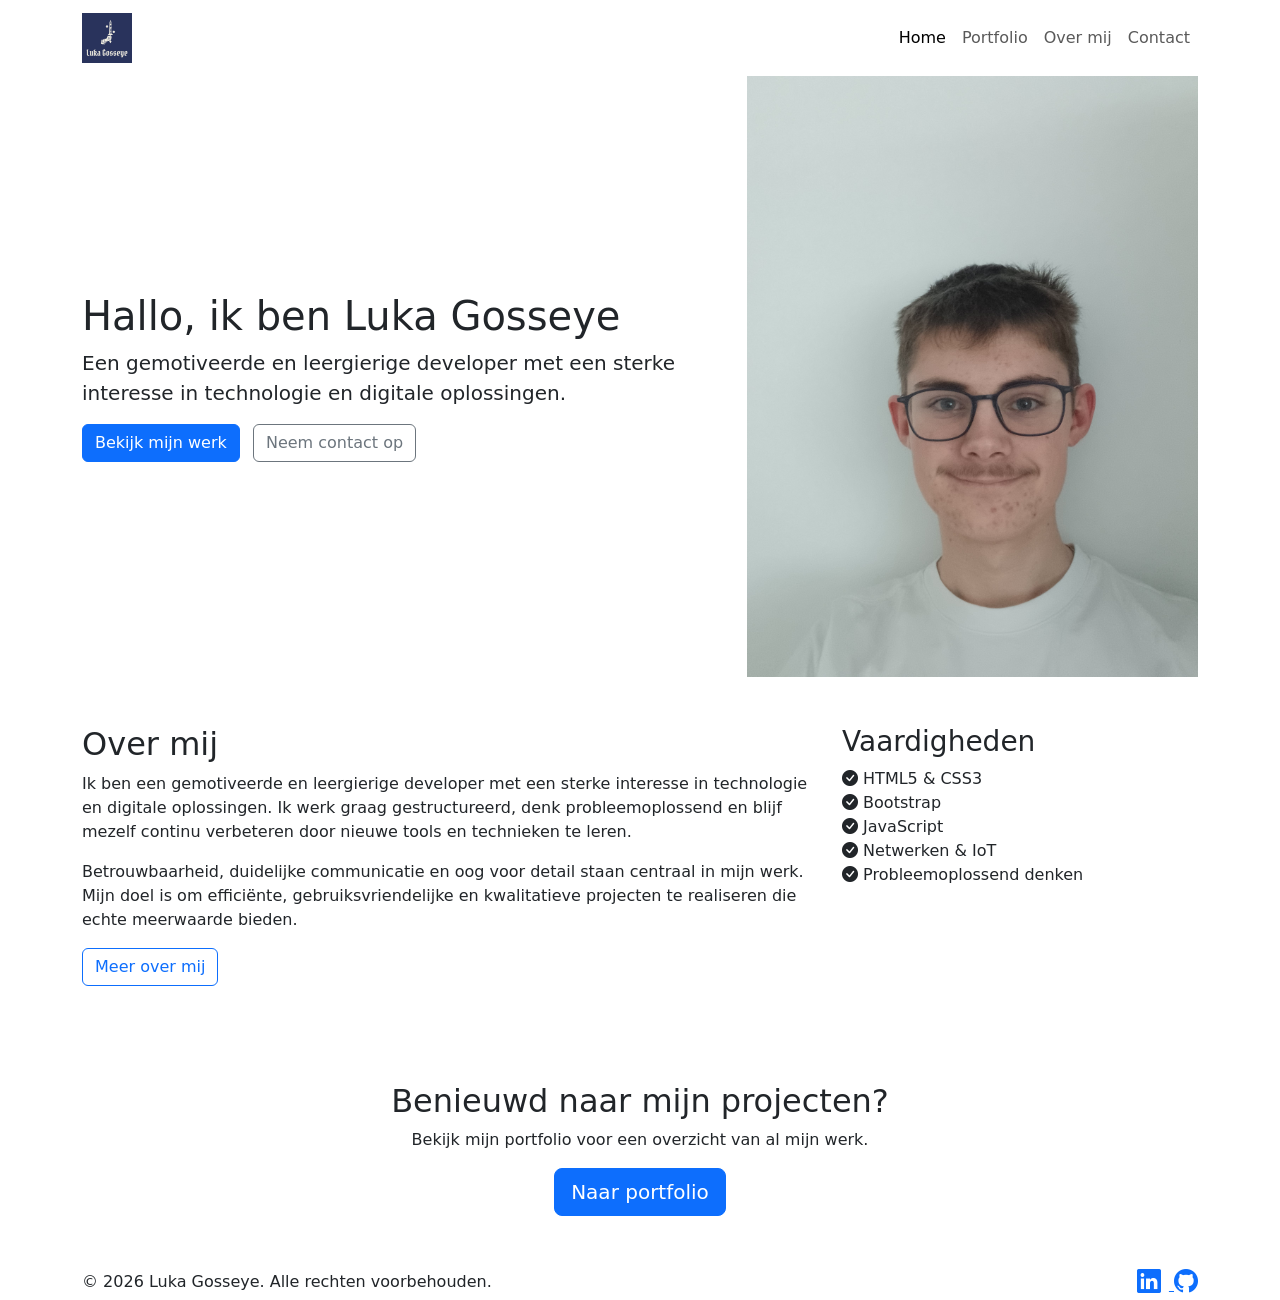
<file: index.html>
<!DOCTYPE html>
<html lang="nl-BE">
<head>
  <meta charset="UTF-8" />
  <meta name="viewport" content="width=device-width, initial-scale=1.0" />
  <title>Portfolio – Home</title>

  <!-- Bootstrap 5.3.3 -->
  <link
    rel="stylesheet"
    href="https://cdn.jsdelivr.net/npm/bootstrap@5.3.3/dist/css/bootstrap.min.css"
  />
  <!-- Bootstrap Icons -->
  <link
    rel="stylesheet"
    href="https://cdn.jsdelivr.net/npm/bootstrap-icons@1.11.3/font/bootstrap-icons.min.css"
  />
  <!-- Eigen stijlen -->
  <link rel="stylesheet" href="css/reset.css" />
  <link rel="stylesheet" href="css/style.css" />
</head>
<body>

  <!-- ===== HEADER ===== -->
  <header>
    <nav class="navbar navbar-expand-lg">
      <div class="container">
        <a class="navbar-brand" href="index.html">
          <img src="assets/images/logo.png" alt="Logo" height="50" />
        </a>
        <button
          class="navbar-toggler"
          type="button"
          data-bs-toggle="collapse"
          data-bs-target="#navMenu"
          aria-controls="navMenu"
          aria-expanded="false"
          aria-label="Navigatiemenu openen"
        >
          <span class="navbar-toggler-icon"></span>
        </button>
        <div class="collapse navbar-collapse" id="navMenu">
          <ul class="navbar-nav ms-auto">
            <li class="nav-item">
              <a class="nav-link active" aria-current="page" href="index.html">Home</a>
            </li>
            <li class="nav-item">
              <a class="nav-link" href="portfolio.html">Portfolio</a>
            </li>
            <li class="nav-item">
              <a class="nav-link" href="naam.html">Over mij</a>
            </li>
            <li class="nav-item">
              <a class="nav-link" href="contact.html">Contact</a>
            </li>
          </ul>
        </div>
      </div>
    </nav>
  </header>

  <!-- ===== MAIN ===== -->
  <main>

    <!-- Hero sectie -->
    <section class="hero">
      <div class="container">
        <div class="row align-items-center">
          <div class="col-12 col-md-7">
            <h1>Hallo, ik ben <span class="naam-accent">Luka Gosseye</span></h1>
            <p class="lead">
              Een gemotiveerde en leergierige developer met een sterke interesse in
              technologie en digitale oplossingen.
            </p>
            <a href="portfolio.html" class="btn btn-primary me-2">Bekijk mijn werk</a>
            <a href="contact.html" class="btn btn-outline-secondary">Neem contact op</a>
          </div>
          <div class="col-12 col-md-5 text-center mt-4 mt-md-0">
            <img
              src="assets/images/fotozelf.jpg"
              alt="Foto van [Naam]"
              class="img-fluid foto-zelf"
            />
          </div>
        </div>
      </div>
    </section>

    <!-- Over mij – korte intro -->
    <section class="over-mij py-5">
      <div class="container">
        <div class="row">
          <div class="col-12 col-lg-8">
            <h2>Over mij</h2>
            <p>
              Ik ben een gemotiveerde en leergierige developer met een sterke
              interesse in technologie en digitale oplossingen. Ik werk graag
              gestructureerd, denk probleemoplossend en blijf mezelf continu
              verbeteren door nieuwe tools en technieken te leren.
            </p>
            <p>
              Betrouwbaarheid, duidelijke communicatie en oog voor detail staan
              centraal in mijn werk. Mijn doel is om efficiënte,
              gebruiksvriendelijke en kwalitatieve projecten te realiseren die
              echte meerwaarde bieden.
            </p>
            <a href="naam.html" class="btn btn-outline-primary">Meer over mij</a>
          </div>
          <aside class="col-12 col-lg-4 mt-4 mt-lg-0">
            <h3>Vaardigheden</h3>
            <ul class="list-unstyled">
              <li><i class="bi bi-check-circle-fill"></i> HTML5 &amp; CSS3</li>
              <li><i class="bi bi-check-circle-fill"></i> Bootstrap</li>
              <li><i class="bi bi-check-circle-fill"></i> JavaScript</li>
              <li><i class="bi bi-check-circle-fill"></i> Netwerken &amp; IoT</li>
              <li><i class="bi bi-check-circle-fill"></i> Probleemoplossend denken</li>
            </ul>
          </aside>
        </div>
      </div>
    </section>

    <!-- CTA naar portfolio -->
    <section class="cta py-5 text-center">
      <div class="container">
        <h2>Benieuwd naar mijn projecten?</h2>
        <p>Bekijk mijn portfolio voor een overzicht van al mijn werk.</p>
        <a href="portfolio.html" class="btn btn-primary btn-lg">Naar portfolio</a>
      </div>
    </section>

  </main>

  <!-- ===== FOOTER ===== -->
  <footer>
    <div class="container">
      <div class="row align-items-center">
        <div class="col-12 col-md-6">
          <p class="mb-0">&copy; 2026 Luka Gosseye. Alle rechten voorbehouden.</p>
        </div>
        <div class="col-12 col-md-6 text-md-end mt-2 mt-md-0">
          <a href="https://www.linkedin.com/in/luka-gosseye-955b1233b/" target="_blank" aria-label="LinkedIn">
            <i class="bi bi-linkedin fs-4 me-2"></i>
          </a>
          <a href="https://github.com/LukaG712" target="_blank" aria-label="GitHub">
            <i class="bi bi-github fs-4"></i>
          </a>
        </div>
      </div>
    </div>
  </footer>

  <!-- Bootstrap JS -->
  <script src="https://cdn.jsdelivr.net/npm/bootstrap@5.3.3/dist/js/bootstrap.bundle.min.js"></script>
</body>
</html>
</file>
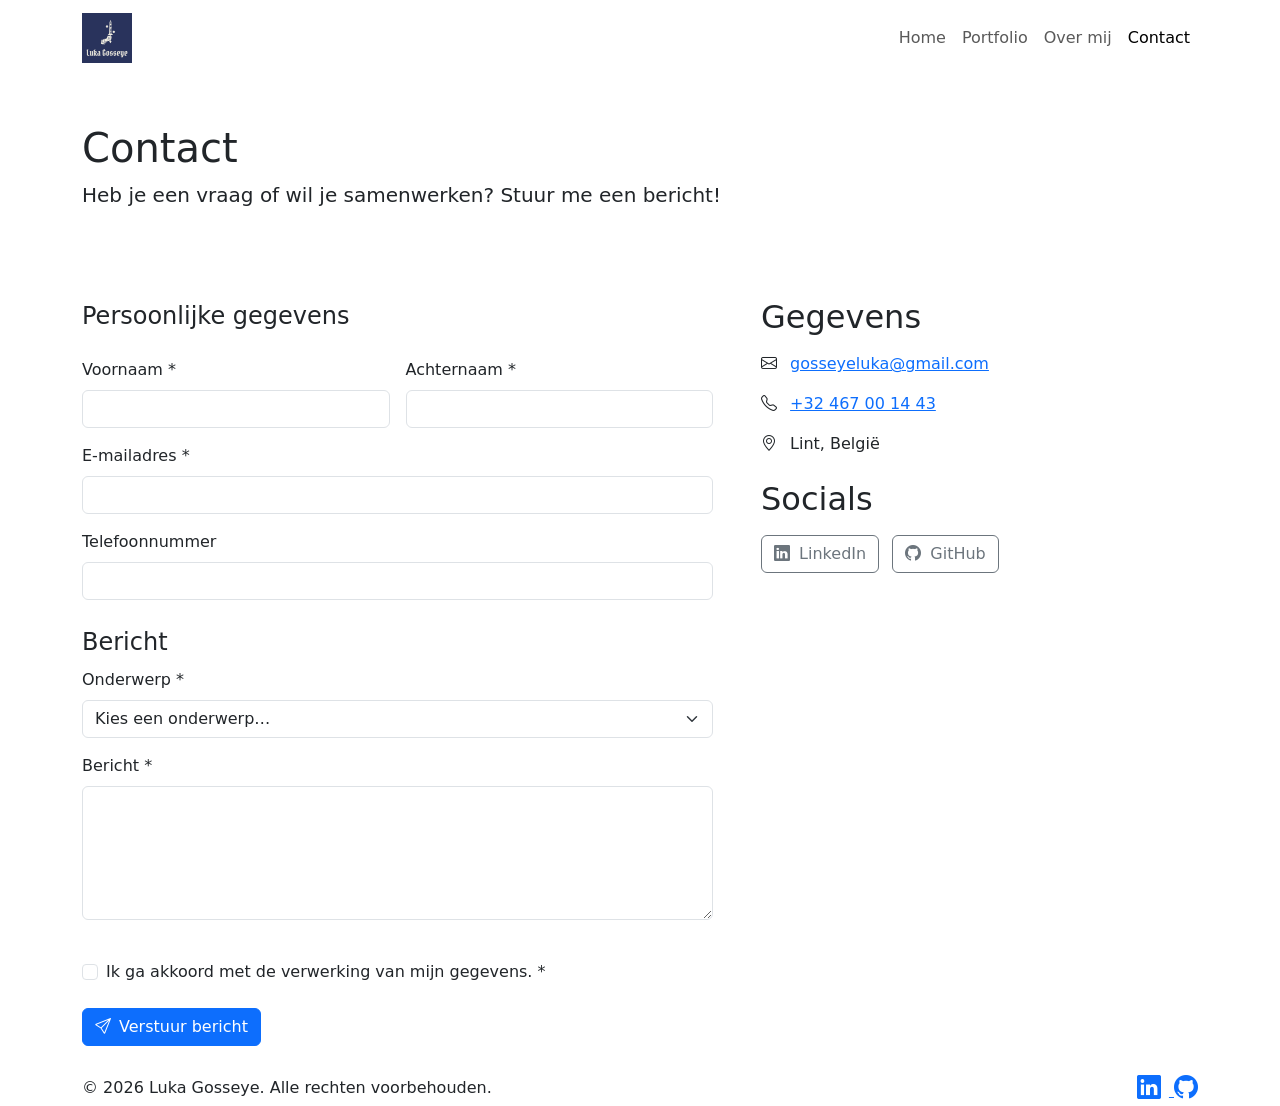
<file: contact.html>
<!DOCTYPE html>
<html lang="nl-BE">
<head>
  <meta charset="UTF-8" />
  <meta name="viewport" content="width=device-width, initial-scale=1.0" />
  <title>Portfolio – Contact</title>

  <link
    rel="stylesheet"
    href="https://cdn.jsdelivr.net/npm/bootstrap@5.3.3/dist/css/bootstrap.min.css"
  />
  <link
    rel="stylesheet"
    href="https://cdn.jsdelivr.net/npm/bootstrap-icons@1.11.3/font/bootstrap-icons.min.css"
  />
  <link rel="stylesheet" href="css/reset.css" />
  <link rel="stylesheet" href="css/style.css" />
</head>
<body>

  <!-- ===== HEADER ===== -->
  <header>
    <nav class="navbar navbar-expand-lg">
      <div class="container">
        <a class="navbar-brand" href="index.html">
          <img src="assets/images/logo.png" alt="Logo" height="50" />
        </a>
        <button
          class="navbar-toggler"
          type="button"
          data-bs-toggle="collapse"
          data-bs-target="#navMenu"
          aria-controls="navMenu"
          aria-expanded="false"
          aria-label="Navigatiemenu openen"
        >
          <span class="navbar-toggler-icon"></span>
        </button>
        <div class="collapse navbar-collapse" id="navMenu">
          <ul class="navbar-nav ms-auto">
            <li class="nav-item">
              <a class="nav-link" href="index.html">Home</a>
            </li>
            <li class="nav-item">
              <a class="nav-link" href="portfolio.html">Portfolio</a>
            </li>
            <li class="nav-item">
              <a class="nav-link" href="naam.html">Over mij</a>
            </li>
            <li class="nav-item">
              <a class="nav-link active" aria-current="page" href="contact.html">Contact</a>
            </li>
          </ul>
        </div>
      </div>
    </nav>
  </header>

  <!-- ===== MAIN ===== -->
  <main>

    <section class="pagina-intro py-5">
      <div class="container">
        <h1>Contact</h1>
        <p class="lead">Heb je een vraag of wil je samenwerken? Stuur me een bericht!</p>
      </div>
    </section>

    <section class="contact-sectie py-4">
      <div class="container">
        <div class="row g-5">

          <!-- Contactformulier -->
          <div class="col-12 col-lg-7">
            <form action="#" method="post" novalidate>

              <!-- Persoonlijke gegevens -->
              <fieldset class="mb-4">
                <legend>Persoonlijke gegevens</legend>

                <div class="row g-3">
                  <div class="col-12 col-sm-6">
                    <label for="voornaam" class="form-label">Voornaam <span aria-hidden="true">*</span></label>
                    <input
                      type="text"
                      class="form-control"
                      id="voornaam"
                      name="voornaam"
                      required
                      autocomplete="given-name"
                    />
                  </div>
                  <div class="col-12 col-sm-6">
                    <label for="achternaam" class="form-label">Achternaam <span aria-hidden="true">*</span></label>
                    <input
                      type="text"
                      class="form-control"
                      id="achternaam"
                      name="achternaam"
                      required
                      autocomplete="family-name"
                    />
                  </div>
                  <div class="col-12">
                    <label for="email" class="form-label">E-mailadres <span aria-hidden="true">*</span></label>
                    <input
                      type="email"
                      class="form-control"
                      id="email"
                      name="email"
                      required
                      autocomplete="email"
                    />
                  </div>
                  <div class="col-12">
                    <label for="telefoon" class="form-label">Telefoonnummer</label>
                    <input
                      type="tel"
                      class="form-control"
                      id="telefoon"
                      name="telefoon"
                      autocomplete="tel"
                    />
                  </div>
                </div>
              </fieldset>

              <!-- Bericht -->
              <fieldset class="mb-4">
                <legend>Bericht</legend>

                <div class="mb-3">
                  <label for="onderwerp" class="form-label">Onderwerp <span aria-hidden="true">*</span></label>
                  <select class="form-select" id="onderwerp" name="onderwerp" required>
                    <option value="" disabled selected>Kies een onderwerp…</option>
                    <option value="samenwerking">Samenwerking</option>
                    <option value="stage">Stageaanbod</option>
                    <option value="vraag">Algemene vraag</option>
                    <option value="anders">Anders</option>
                  </select>
                </div>

                <div class="mb-3">
                  <label for="bericht" class="form-label">Bericht <span aria-hidden="true">*</span></label>
                  <textarea
                    class="form-control"
                    id="bericht"
                    name="bericht"
                    rows="5"
                    required
                  ></textarea>
                </div>
              </fieldset>

              <!-- Akkoord -->
              <div class="mb-4">
                <div class="form-check">
                  <input
                    class="form-check-input"
                    type="checkbox"
                    id="akkoord"
                    name="akkoord"
                    required
                  />
                  <label class="form-check-label" for="akkoord">
                    Ik ga akkoord met de verwerking van mijn gegevens. <span aria-hidden="true">*</span>
                  </label>
                </div>
              </div>

              <button type="submit" class="btn btn-primary">
                <i class="bi bi-send me-2"></i>Verstuur bericht
              </button>

            </form>
          </div>

          <!-- Contactgegevens (aside) -->
          <aside class="col-12 col-lg-5">
            <h2>Gegevens</h2>
            <ul class="list-unstyled contact-info mt-3">
              <li class="mb-3">
                <i class="bi bi-envelope me-2"></i>
                <a href="mailto:gosseyeluka@gmail.com">gosseyeluka@gmail.com</a>
              </li>
              <li class="mb-3">
                <i class="bi bi-telephone me-2"></i>
                <a href="tel:+32467001443">+32 467 00 14 43</a>
              </li>
              <li class="mb-3">
                <i class="bi bi-geo-alt me-2"></i>
                Lint, België
              </li>
            </ul>

            <h2 class="mt-4">Socials</h2>
            <div class="socials mt-3">
              <a
                href="https://www.linkedin.com/in/luka-gosseye-955b1233b/"
                target="_blank"
                class="btn btn-outline-secondary me-2 mb-2"
                aria-label="LinkedIn"
              >
                <i class="bi bi-linkedin me-1"></i> LinkedIn
              </a>
              <a
                href="https://github.com/LukaG712"
                target="_blank"
                class="btn btn-outline-secondary mb-2"
                aria-label="GitHub"
              >
                <i class="bi bi-github me-1"></i> GitHub
              </a>
            </div>
          </aside>

        </div>
      </div>
    </section>

  </main>

  <!-- ===== FOOTER ===== -->
  <footer>
    <div class="container">
      <div class="row align-items-center">
        <div class="col-12 col-md-6">
          <p class="mb-0">&copy; 2026 Luka Gosseye. Alle rechten voorbehouden.</p>
        </div>
        <div class="col-12 col-md-6 text-md-end mt-2 mt-md-0">
          <a href="https://www.linkedin.com/in/luka-gosseye-955b1233b/" target="_blank" aria-label="LinkedIn">
            <i class="bi bi-linkedin fs-4 me-2"></i>
          </a>
          <a href="https://github.com/LukaG712" target="_blank" aria-label="GitHub">
            <i class="bi bi-github fs-4"></i>
          </a>
        </div>
      </div>
    </div>
  </footer>

  <script src="https://cdn.jsdelivr.net/npm/bootstrap@5.3.3/dist/js/bootstrap.bundle.min.js"></script>
</body>
</html>
</file>
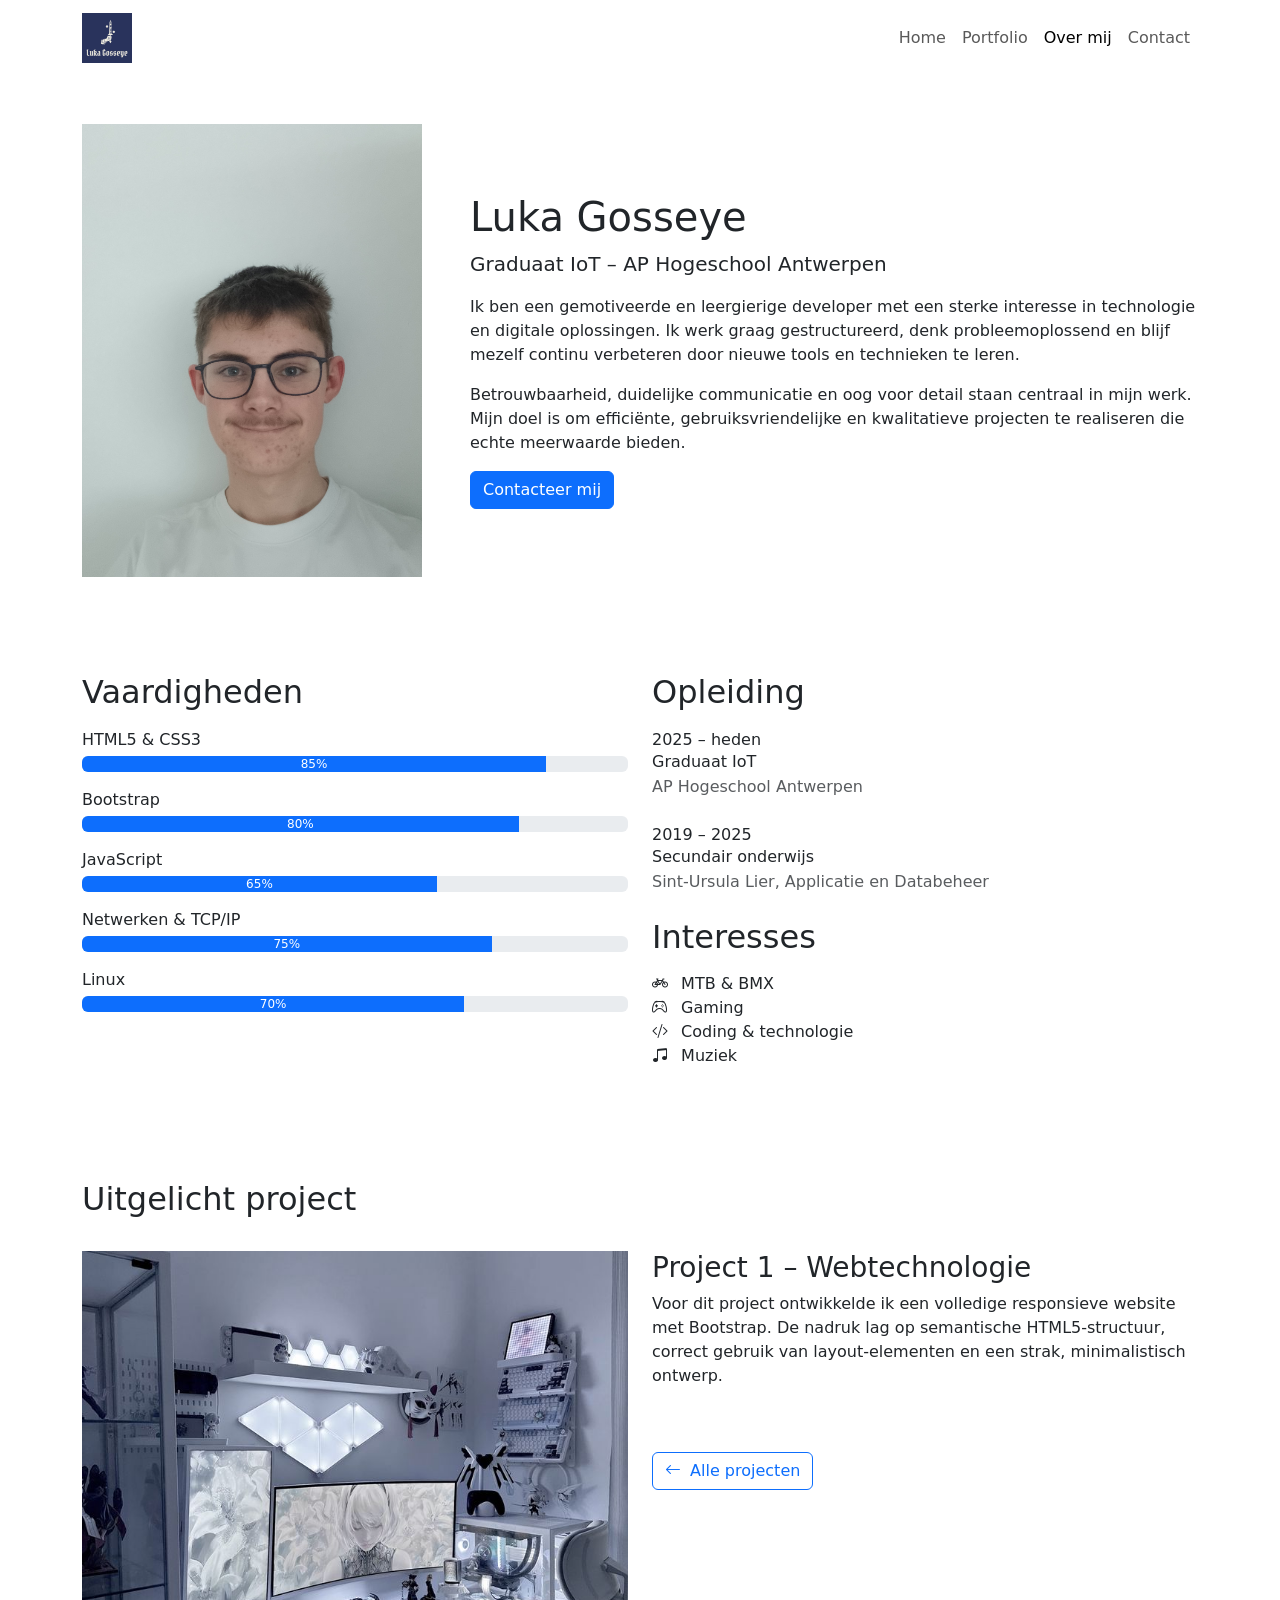
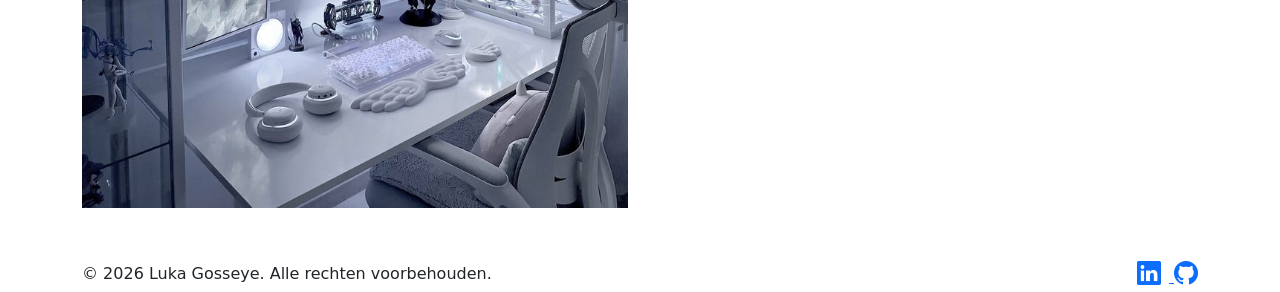
<file: naam.html>
<!DOCTYPE html>
<html lang="nl-BE">
<head>
  <meta charset="UTF-8" />
  <meta name="viewport" content="width=device-width, initial-scale=1.0" />
  <title>Portfolio – Over mij</title>

  <link
    rel="stylesheet"
    href="https://cdn.jsdelivr.net/npm/bootstrap@5.3.3/dist/css/bootstrap.min.css"
  />
  <link
    rel="stylesheet"
    href="https://cdn.jsdelivr.net/npm/bootstrap-icons@1.11.3/font/bootstrap-icons.min.css"
  />
  <link rel="stylesheet" href="css/reset.css" />
  <link rel="stylesheet" href="css/style.css" />
</head>
<body>

  <!-- ===== HEADER ===== -->
  <header>
    <nav class="navbar navbar-expand-lg">
      <div class="container">
        <a class="navbar-brand" href="index.html">
          <img src="assets/images/logo.png" alt="Logo" height="50" />
        </a>
        <button
          class="navbar-toggler"
          type="button"
          data-bs-toggle="collapse"
          data-bs-target="#navMenu"
          aria-controls="navMenu"
          aria-expanded="false"
          aria-label="Navigatiemenu openen"
        >
          <span class="navbar-toggler-icon"></span>
        </button>
        <div class="collapse navbar-collapse" id="navMenu">
          <ul class="navbar-nav ms-auto">
            <li class="nav-item">
              <a class="nav-link" href="index.html">Home</a>
            </li>
            <li class="nav-item">
              <a class="nav-link" href="portfolio.html">Portfolio</a>
            </li>
            <li class="nav-item">
              <a class="nav-link active" aria-current="page" href="naam.html">Over mij</a>
            </li>
            <li class="nav-item">
              <a class="nav-link" href="contact.html">Contact</a>
            </li>
          </ul>
        </div>
      </div>
    </nav>
  </header>

  <!-- ===== MAIN ===== -->
  <main>

    <!-- Intro met foto -->
    <section class="profiel py-5">
      <div class="container">
        <div class="row align-items-center g-5">
          <div class="col-12 col-md-4 text-center">
            <img
              src="assets/images/fotozelf.jpg"
              alt="Foto van mezelf"
              class="img-fluid foto-zelf-groot"
            />
          </div>
          <div class="col-12 col-md-8">
            <h1>Luka Gosseye</h1>
            <p class="lead">Graduaat IoT – AP Hogeschool Antwerpen</p>
            <p>
              Ik ben een gemotiveerde en leergierige developer met een sterke
              interesse in technologie en digitale oplossingen. Ik werk graag
              gestructureerd, denk probleemoplossend en blijf mezelf continu
              verbeteren door nieuwe tools en technieken te leren.
            </p>
            <p>
              Betrouwbaarheid, duidelijke communicatie en oog voor detail staan
              centraal in mijn werk. Mijn doel is om efficiënte,
              gebruiksvriendelijke en kwalitatieve projecten te realiseren die
              echte meerwaarde bieden.
            </p>
            <a href="contact.html" class="btn btn-primary">Contacteer mij</a>
          </div>
        </div>
      </div>
    </section>

    <!-- Vaardigheden + opleiding naast elkaar -->
    <section class="details py-5">
      <div class="container">
        <div class="row g-4">

          <!-- Vaardigheden -->
          <div class="col-12 col-md-6">
            <h2>Vaardigheden</h2>
            <ul class="lijst-vaardigheden list-unstyled mt-3">
              <li>
                <span>HTML5 &amp; CSS3</span>
                <div class="progress mt-1 mb-3">
                  <div class="progress-bar" role="progressbar" style="width: 85%"
                    aria-valuenow="85" aria-valuemin="0" aria-valuemax="100">85%</div>
                </div>
              </li>
              <li>
                <span>Bootstrap</span>
                <div class="progress mt-1 mb-3">
                  <div class="progress-bar" role="progressbar" style="width: 80%"
                    aria-valuenow="80" aria-valuemin="0" aria-valuemax="100">80%</div>
                </div>
              </li>
              <li>
                <span>JavaScript</span>
                <div class="progress mt-1 mb-3">
                  <div class="progress-bar" role="progressbar" style="width: 65%"
                    aria-valuenow="65" aria-valuemin="0" aria-valuemax="100">65%</div>
                </div>
              </li>
              <li>
                <span>Netwerken &amp; TCP/IP</span>
                <div class="progress mt-1 mb-3">
                  <div class="progress-bar" role="progressbar" style="width: 75%"
                    aria-valuenow="75" aria-valuemin="0" aria-valuemax="100">75%</div>
                </div>
              </li>
              <li>
                <span>Linux</span>
                <div class="progress mt-1 mb-3">
                  <div class="progress-bar" role="progressbar" style="width: 70%"
                    aria-valuenow="70" aria-valuemin="0" aria-valuemax="100">70%</div>
                </div>
              </li>
            </ul>
          </div>

          <!-- Opleiding & tijdlijn -->
          <aside class="col-12 col-md-6">
            <h2>Opleiding</h2>
            <ul class="tijdlijn list-unstyled mt-3">
              <li class="tijdlijn-item mb-4">
                <span class="tijdlijn-jaar">2025 – heden</span>
                <h3 class="h6 mb-1">Graduaat IoT</h3>
                <p class="mb-0 text-muted">AP Hogeschool Antwerpen</p>
              </li>
              <li class="tijdlijn-item mb-4">
                <span class="tijdlijn-jaar">2019 – 2025</span>
                <h3 class="h6 mb-1">Secundair onderwijs</h3>
                <p class="mb-0 text-muted">Sint-Ursula Lier, Applicatie en Databeheer</p>
              </li>
            </ul>

            <h2 class="mt-4">Interesses</h2>
            <ul class="list-unstyled mt-3">
              <li><i class="bi bi-bicycle me-2"></i> MTB &amp; BMX</li>
              <li><i class="bi bi-controller me-2"></i> Gaming</li>
              <li><i class="bi bi-code-slash me-2"></i> Coding &amp; technologie</li>
              <li><i class="bi bi-music-note-beamed me-2"></i> Muziek</li>
            </ul>
          </aside>

        </div>
      </div>
    </section>

    <section class="project-detail py-5">
      <div class="container">
        <h2>Uitgelicht project</h2>
        <div class="row g-4 mt-2">
          <div class="col-12 col-md-6">
            <img
              src="assets/images/sfeerbeeld1.jpg"
              alt="Projectafbeelding"
              class="img-fluid"
            />
          </div>
          <div class="col-12 col-md-6">
            <h3>Project 1 – Webtechnologie</h3>
            <p>
              Voor dit project ontwikkelde ik een volledige responsieve website
              met Bootstrap. De nadruk lag op semantische HTML5-structuur,
              correct gebruik van layout-elementen en een strak, minimalistisch
              ontwerp.
            </p>
            <span class="badge me-1">HTML5</span>
            <span class="badge me-1">CSS3</span>
            <span class="badge me-1">Bootstrap 5</span>
            <div class="mt-4">
              <a href="portfolio.html" class="btn btn-outline-primary">
                <i class="bi bi-arrow-left me-1"></i> Alle projecten
              </a>
            </div>
          </div>
        </div>
      </div>
    </section>

  </main>

  <!-- ===== FOOTER ===== -->
  <footer>
    <div class="container">
      <div class="row align-items-center">
        <div class="col-12 col-md-6">
          <p class="mb-0">&copy; 2026 Luka Gosseye. Alle rechten voorbehouden.</p>
        </div>
        <div class="col-12 col-md-6 text-md-end mt-2 mt-md-0">
          <a href="https://www.linkedin.com/in/luka-gosseye-955b1233b/" target="_blank" aria-label="LinkedIn">
            <i class="bi bi-linkedin fs-4 me-2"></i>
          </a>
          <a href="https://github.com/LukaG712" target="_blank" aria-label="GitHub">
            <i class="bi bi-github fs-4"></i>
          </a>
        </div>
      </div>
    </div>
  </footer>

  <script src="https://cdn.jsdelivr.net/npm/bootstrap@5.3.3/dist/js/bootstrap.bundle.min.js"></script>
</body>
</html>
</file>
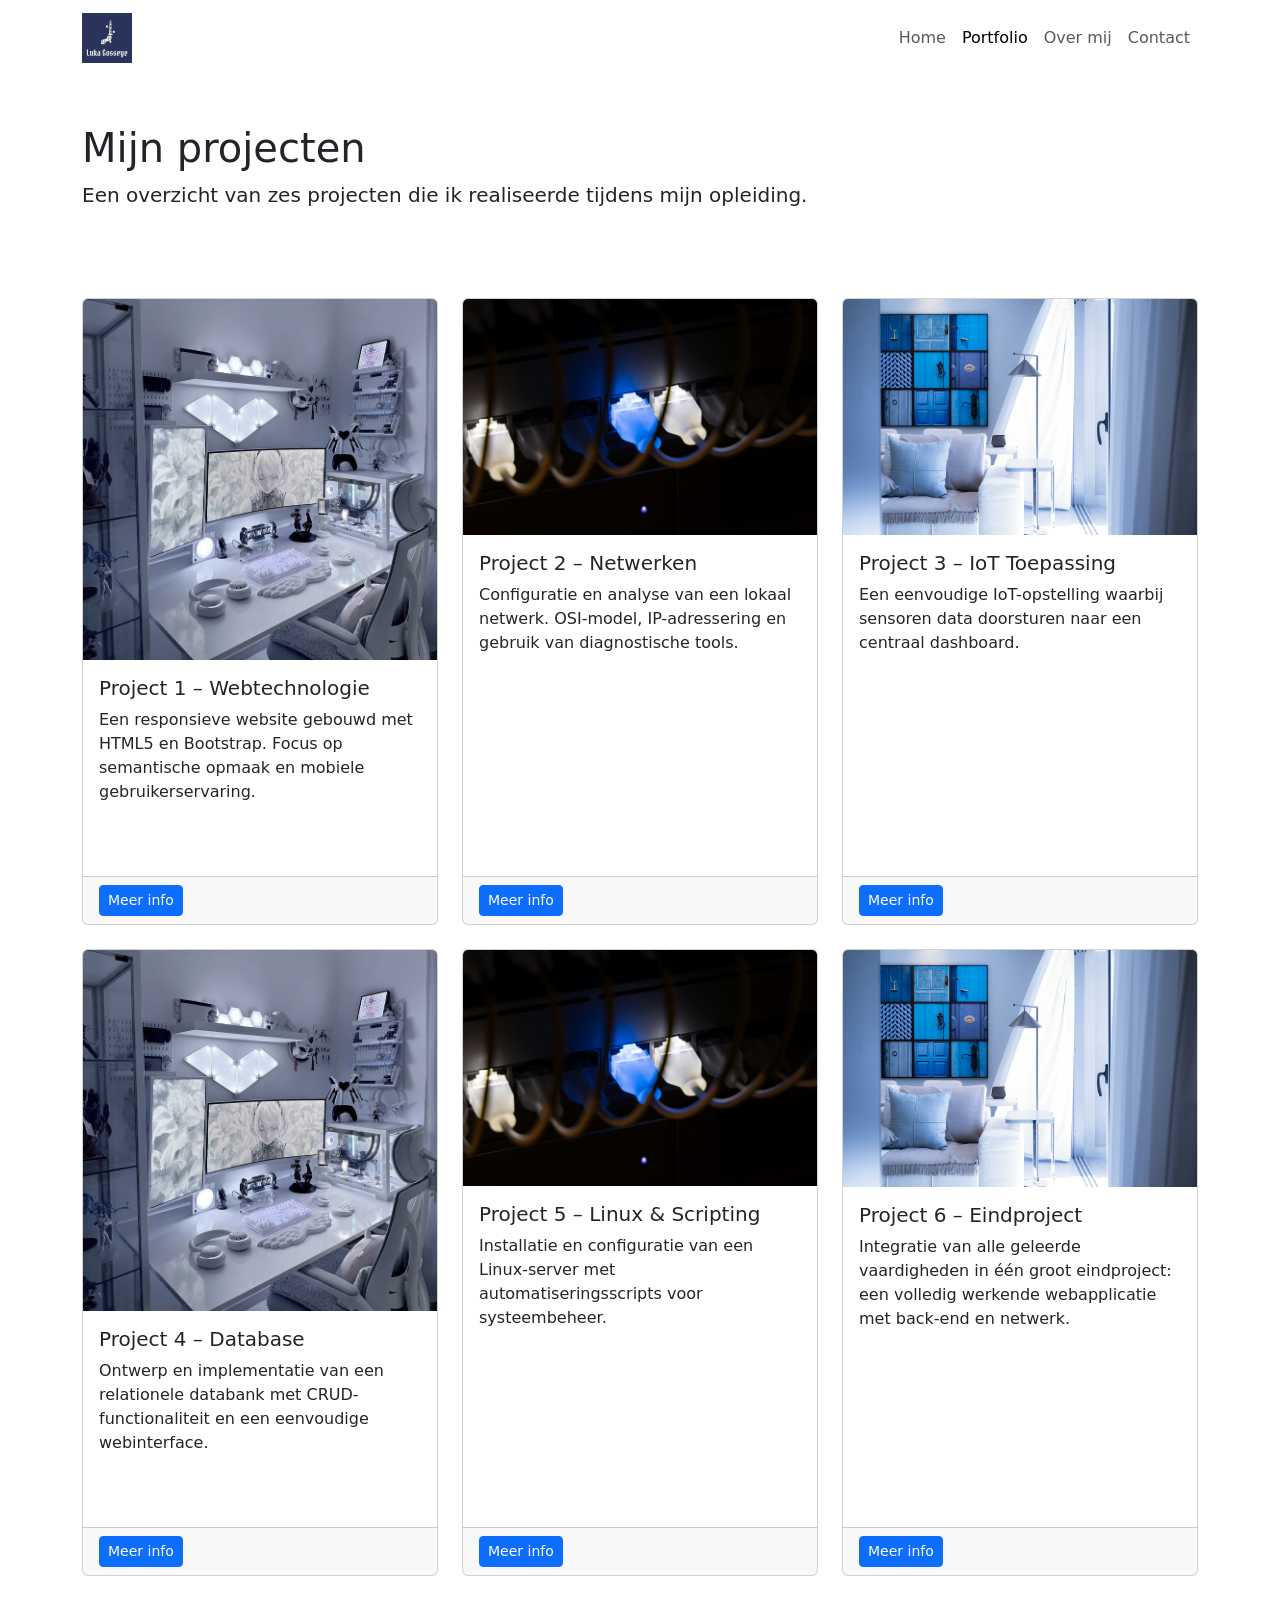
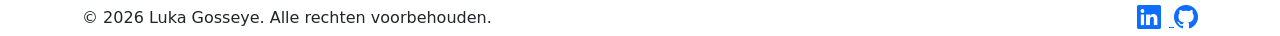
<file: portfolio.html>
<!DOCTYPE html>
<html lang="nl-BE">
<head>
  <meta charset="UTF-8" />
  <meta name="viewport" content="width=device-width, initial-scale=1.0" />
  <title>Portfolio – Mijn Projecten</title>

  <link
    rel="stylesheet"
    href="https://cdn.jsdelivr.net/npm/bootstrap@5.3.3/dist/css/bootstrap.min.css"
  />
  <link
    rel="stylesheet"
    href="https://cdn.jsdelivr.net/npm/bootstrap-icons@1.11.3/font/bootstrap-icons.min.css"
  />
  <link rel="stylesheet" href="css/reset.css" />
  <link rel="stylesheet" href="css/style.css" />
</head>
<body>

  <!-- ===== HEADER ===== -->
  <header>
    <nav class="navbar navbar-expand-lg">
      <div class="container">
        <a class="navbar-brand" href="index.html">
          <img src="assets/images/logo.png" alt="Logo" height="50" />
        </a>
        <button
          class="navbar-toggler"
          type="button"
          data-bs-toggle="collapse"
          data-bs-target="#navMenu"
          aria-controls="navMenu"
          aria-expanded="false"
          aria-label="Navigatiemenu openen"
        >
          <span class="navbar-toggler-icon"></span>
        </button>
        <div class="collapse navbar-collapse" id="navMenu">
          <ul class="navbar-nav ms-auto">
            <li class="nav-item">
              <a class="nav-link" href="index.html">Home</a>
            </li>
            <li class="nav-item">
              <a class="nav-link active" aria-current="page" href="portfolio.html">Portfolio</a>
            </li>
            <li class="nav-item">
              <a class="nav-link" href="project1.html">Over mij</a>
            </li>
            <li class="nav-item">
              <a class="nav-link" href="contact.html">Contact</a>
            </li>
          </ul>
        </div>
      </div>
    </nav>
  </header>

  <!-- ===== MAIN ===== -->
  <main>

    <!-- Paginatitel -->
    <section class="pagina-intro py-5">
      <div class="container">
        <h1>Mijn projecten</h1>
        <p class="lead">Een overzicht van zes projecten die ik realiseerde tijdens mijn opleiding.</p>
      </div>
    </section>

    <!-- Projectenoverzicht – 6 projecten in grid -->
    <section class="projecten py-4">
      <div class="container">
        <div class="row g-4">

          <!-- Project 1 -->
          <div class="col-12 col-sm-6 col-lg-4">
            <article class="card project-card h-100">
              <img
                src="assets/images/sfeerbeeld1.jpg"
                class="card-img-top"
                alt="Project 1 – Webtechnologie"
              />
              <div class="card-body d-flex flex-column">
                <h2 class="card-title h5">Project 1 – Webtechnologie</h2>
                <p class="card-text flex-grow-1">
                  Een responsieve website gebouwd met HTML5 en Bootstrap. Focus op
                  semantische opmaak en mobiele gebruikerservaring.
                </p>
                <div class="mt-3">
                  <span class="badge me-1">HTML5</span>
                  <span class="badge me-1">Bootstrap</span>
                  <span class="badge">CSS3</span>
                </div>
              </div>
              <div class="card-footer">
                <a href="project2.html" class="btn btn-sm btn-primary">Meer info</a>
              </div>
            </article>
          </div>

          <!-- Project 2 -->
          <div class="col-12 col-sm-6 col-lg-4">
            <article class="card project-card h-100">
              <img
                src="assets/images/sfeerbeeld2.jpg"
                class="card-img-top"
                alt="Project 2 – Netwerken"
              />
              <div class="card-body d-flex flex-column">
                <h2 class="card-title h5">Project 2 – Netwerken</h2>
                <p class="card-text flex-grow-1">
                  Configuratie en analyse van een lokaal netwerk. OSI-model,
                  IP-adressering en gebruik van diagnostische tools.
                </p>
                <div class="mt-3">
                  <span class="badge me-1">Netwerken</span>
                  <span class="badge me-1">TCP/IP</span>
                  <span class="badge">Wireshark</span>
                </div>
              </div>
              <div class="card-footer">
                <a href="project3.html" class="btn btn-sm btn-primary">Meer info</a>
              </div>
            </article>
          </div>

          <!-- Project 3 -->
          <div class="col-12 col-sm-6 col-lg-4">
            <article class="card project-card h-100">
              <img
                src="assets/images/sfeerbeeld3.jpg"
                class="card-img-top"
                alt="Project 3 – IoT"
              />
              <div class="card-body d-flex flex-column">
                <h2 class="card-title h5">Project 3 – IoT Toepassing</h2>
                <p class="card-text flex-grow-1">
                  Een eenvoudige IoT-opstelling waarbij sensoren data doorsturen
                  naar een centraal dashboard.
                </p>
                <div class="mt-3">
                  <span class="badge me-1">IoT</span>
                  <span class="badge me-1">Sensoren</span>
                  <span class="badge">Dashboard</span>
                </div>
              </div>
              <div class="card-footer">
                <a href="project4.html" class="btn btn-sm btn-primary">Meer info</a>
              </div>
            </article>
          </div>

          <!-- Project 4 -->
          <div class="col-12 col-sm-6 col-lg-4">
            <article class="card project-card h-100">
              <img
                src="assets/images/sfeerbeeld1.jpg"
                class="card-img-top"
                alt="Project 4 – Database"
              />
              <div class="card-body d-flex flex-column">
                <h2 class="card-title h5">Project 4 – Database</h2>
                <p class="card-text flex-grow-1">
                  Ontwerp en implementatie van een relationele databank met
                  CRUD-functionaliteit en een eenvoudige webinterface.
                </p>
                <div class="mt-3">
                  <span class="badge me-1">SQL</span>
                  <span class="badge me-1">PHP</span>
                  <span class="badge">MySQL</span>
                </div>
              </div>
              <div class="card-footer">
                <a href="project5.html" class="btn btn-sm btn-primary">Meer info</a>
              </div>
            </article>
          </div>

          <!-- Project 5 -->
          <div class="col-12 col-sm-6 col-lg-4">
            <article class="card project-card h-100">
              <img
                src="assets/images/sfeerbeeld2.jpg"
                class="card-img-top"
                alt="Project 5 – Linux"
              />
              <div class="card-body d-flex flex-column">
                <h2 class="card-title h5">Project 5 – Linux &amp; Scripting</h2>
                <p class="card-text flex-grow-1">
                  Installatie en configuratie van een Linux-server met
                  automatiseringsscripts voor systeembeheer.
                </p>
                <div class="mt-3">
                  <span class="badge me-1">Linux</span>
                  <span class="badge me-1">Bash</span>
                  <span class="badge">Scripting</span>
                </div>
              </div>
              <div class="card-footer">
                <a href="project6.html" class="btn btn-sm btn-primary">Meer info</a>
              </div>
            </article>
          </div>

          <!-- Project 6 -->
          <div class="col-12 col-sm-6 col-lg-4">
            <article class="card project-card h-100">
              <img
                src="assets/images/sfeerbeeld3.jpg"
                class="card-img-top"
                alt="Project 6 – Eindproject"
              />
              <div class="card-body d-flex flex-column">
                <h2 class="card-title h5">Project 6 – Eindproject</h2>
                <p class="card-text flex-grow-1">
                  Integratie van alle geleerde vaardigheden in één groot eindproject:
                  een volledig werkende webapplicatie met back-end en netwerk.
                </p>
                <div class="mt-3">
                  <span class="badge me-1">Full-stack</span>
                  <span class="badge me-1">API</span>
                  <span class="badge">Netwerken</span>
                </div>
              </div>
              <div class="card-footer">
                <a href="naam.html" class="btn btn-sm btn-primary">Meer info</a>
              </div>
            </article>
          </div>

        </div><!-- /.row -->
      </div>
    </section>

  </main>

  <!-- ===== FOOTER ===== -->
  <footer>
    <div class="container">
      <div class="row align-items-center">
        <div class="col-12 col-md-6">
          <p class="mb-0">&copy; 2026 Luka Gosseye. Alle rechten voorbehouden.</p>
        </div>
        <div class="col-12 col-md-6 text-md-end mt-2 mt-md-0">
          <a href="https://www.linkedin.com/in/luka-gosseye-955b1233b/" target="_blank" aria-label="LinkedIn">
            <i class="bi bi-linkedin fs-4 me-2"></i>
          </a>
          <a href="https://github.com/LukaG712" target="_blank" aria-label="GitHub">
            <i class="bi bi-github fs-4"></i>
          </a>
        </div>
      </div>
    </div>
  </footer>

  <script src="https://cdn.jsdelivr.net/npm/bootstrap@5.3.3/dist/js/bootstrap.bundle.min.js"></script>
</body>
</html>
</file>
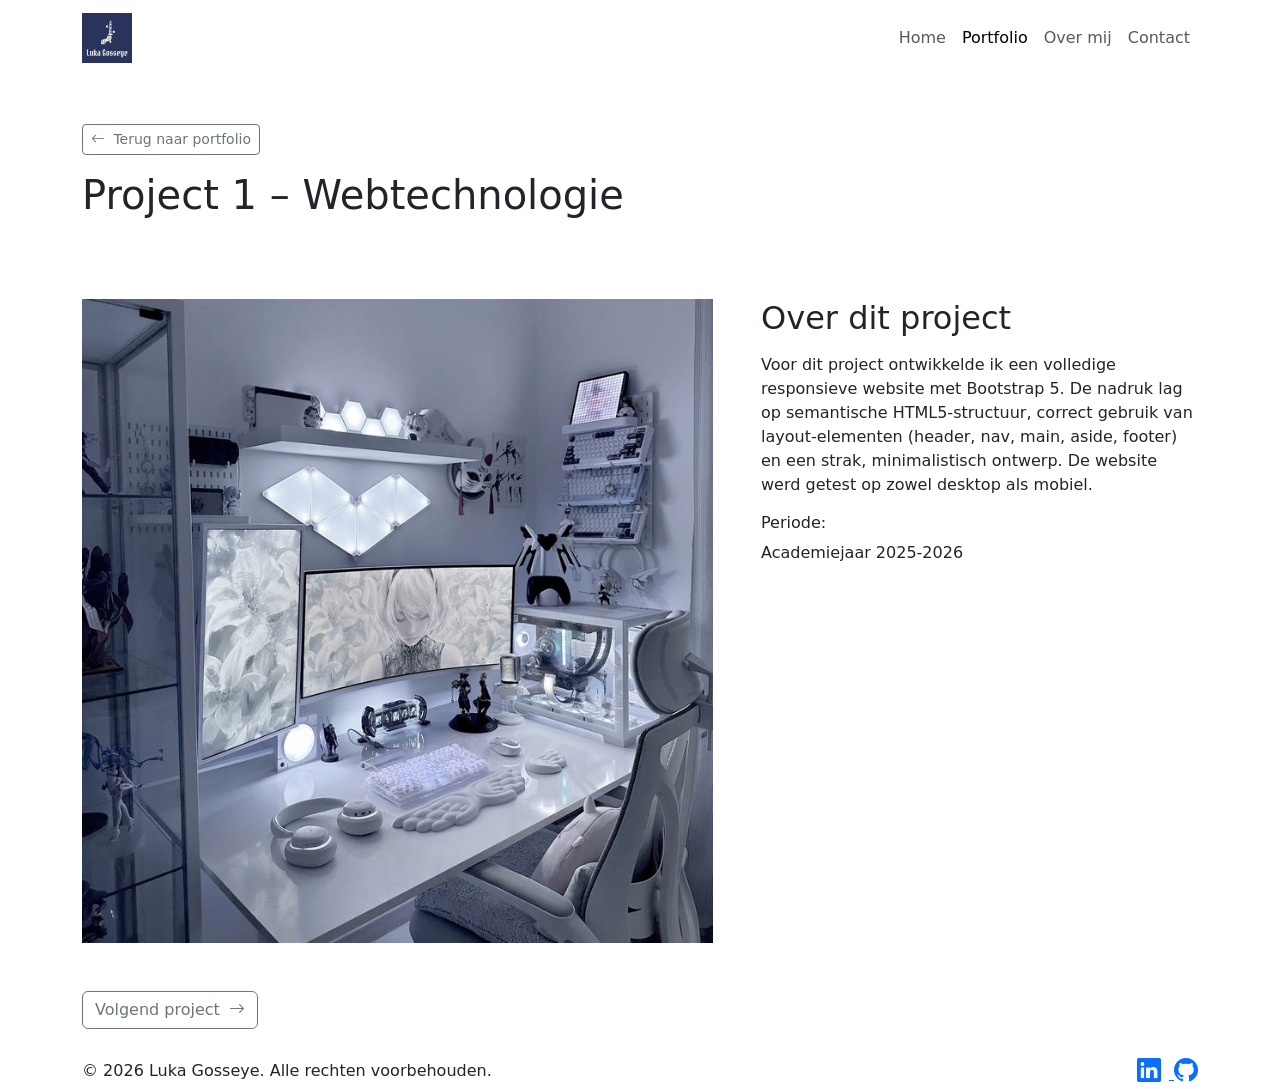
<file: project1.html>
<!DOCTYPE html>
<html lang="nl-BE">
<head>
  <meta charset="UTF-8" />
  <meta name="viewport" content="width=device-width, initial-scale=1.0" />
  <title>Portfolio – Project 1 – Webtechnologie</title>
  <link rel="stylesheet" href="https://cdn.jsdelivr.net/npm/bootstrap@5.3.3/dist/css/bootstrap.min.css" />
  <link rel="stylesheet" href="https://cdn.jsdelivr.net/npm/bootstrap-icons@1.11.3/font/bootstrap-icons.min.css" />
  <link rel="stylesheet" href="css/reset.css" />
  <link rel="stylesheet" href="css/style.css" />
</head>
<body>

  <!-- ===== HEADER ===== -->
  <header>
    <nav class="navbar navbar-expand-lg">
      <div class="container">
        <a class="navbar-brand" href="index.html">
          <img src="assets/images/logo.png" alt="Logo" height="50" />
        </a>
        <button class="navbar-toggler" type="button" data-bs-toggle="collapse"
          data-bs-target="#navMenu" aria-controls="navMenu" aria-expanded="false"
          aria-label="Navigatiemenu openen">
          <span class="navbar-toggler-icon"></span>
        </button>
        <div class="collapse navbar-collapse" id="navMenu">
          <ul class="navbar-nav ms-auto">
            
    <li class="nav-item"><a class="nav-link" href="index.html">Home</a></li>
    <li class="nav-item"><a class="nav-link active" aria-current="page" href="portfolio.html">Portfolio</a></li>
    <li class="nav-item"><a class="nav-link" href="naam.html">Over mij</a></li>
    <li class="nav-item"><a class="nav-link" href="contact.html">Contact</a></li>

          </ul>
        </div>
      </div>
    </nav>
  </header>

  <!-- ===== MAIN ===== -->
  <main>

    <section class="pagina-intro py-5">
      <div class="container">
        <a href="portfolio.html" class="btn btn-outline-secondary btn-sm mb-3">
          <i class="bi bi-arrow-left me-1"></i> Terug naar portfolio
        </a>
        <h1>Project 1 – Webtechnologie</h1>
      </div>
    </section>

    <section class="project-detail py-4">
      <div class="container">

        <div class="row g-5">
          <div class="col-12 col-lg-7">
            <img
              src="assets/images/sfeerbeeld1.jpg"
              alt="Afbeelding van project 1 – Webtechnologie"
              class="img-fluid w-100"
            />
          </div>

          <aside class="col-12 col-lg-5">
            <h2>Over dit project</h2>
            <p class="mt-3">Voor dit project ontwikkelde ik een volledige responsieve website met Bootstrap 5. De nadruk lag op semantische HTML5-structuur, correct gebruik van layout-elementen (header, nav, main, aside, footer) en een strak, minimalistisch ontwerp. De website werd getest op zowel desktop als mobiel.</p>

            <h3 class="h6">Periode:</h3>
            <p>Academiejaar 2025-2026</p>
          </aside>
        </div>

        <div class="row mt-5">
          <div class="col-12">
            
            <a href="project2.html" class="btn btn-outline-secondary">Volgend project <i class="bi bi-arrow-right ms-1"></i></a>
          </div>
        </div>

      </div>
    </section>

  </main>

  <!-- ===== FOOTER ===== -->
  <footer>
    <div class="container">
      <div class="row align-items-center">
        <div class="col-12 col-md-6">
          <p class="mb-0">&copy; 2026 Luka Gosseye. Alle rechten voorbehouden.</p>
        </div>
        <div class="col-12 col-md-6 text-md-end mt-2 mt-md-0">
          <a href="https://www.linkedin.com/in/luka-gosseye-955b1233b/" target="_blank" aria-label="LinkedIn">
            <i class="bi bi-linkedin fs-4 me-2"></i>
          </a>
          <a href="https://github.com/LukaG712" target="_blank" aria-label="GitHub">
            <i class="bi bi-github fs-4"></i>
          </a>
        </div>
      </div>
    </div>
  </footer>

  <script src="https://cdn.jsdelivr.net/npm/bootstrap@5.3.3/dist/js/bootstrap.bundle.min.js"></script>
</body>
</html>
</file>
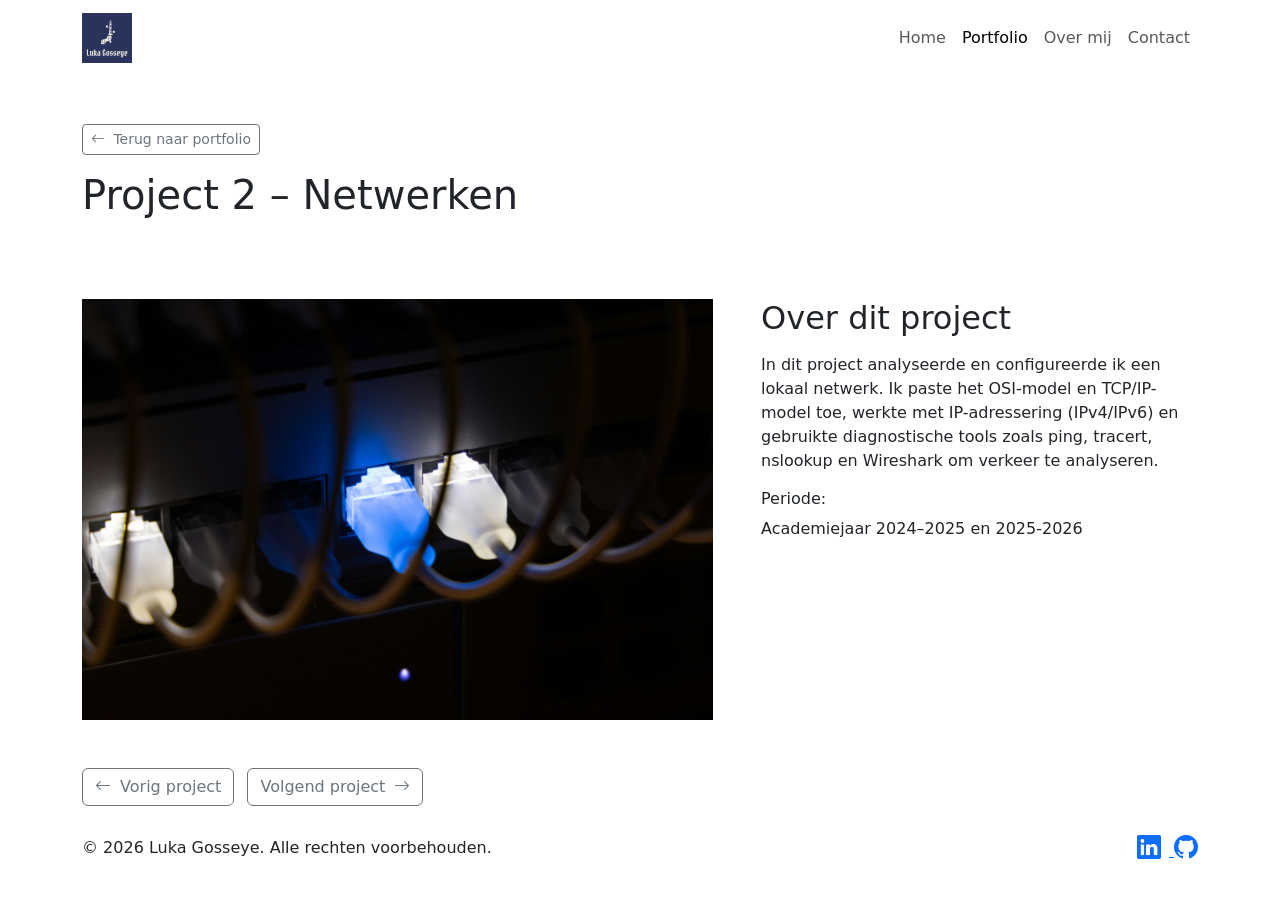
<file: project2.html>
<!DOCTYPE html>
<html lang="nl-BE">
<head>
  <meta charset="UTF-8" />
  <meta name="viewport" content="width=device-width, initial-scale=1.0" />
  <title>Portfolio – Project 2 – Netwerken</title>
  <link rel="stylesheet" href="https://cdn.jsdelivr.net/npm/bootstrap@5.3.3/dist/css/bootstrap.min.css" />
  <link rel="stylesheet" href="https://cdn.jsdelivr.net/npm/bootstrap-icons@1.11.3/font/bootstrap-icons.min.css" />
  <link rel="stylesheet" href="css/reset.css" />
  <link rel="stylesheet" href="css/style.css" />
</head>
<body>

  <!-- ===== HEADER ===== -->
  <header>
    <nav class="navbar navbar-expand-lg">
      <div class="container">
        <a class="navbar-brand" href="index.html">
          <img src="assets/images/logo.png" alt="Logo" height="50" />
        </a>
        <button class="navbar-toggler" type="button" data-bs-toggle="collapse"
          data-bs-target="#navMenu" aria-controls="navMenu" aria-expanded="false"
          aria-label="Navigatiemenu openen">
          <span class="navbar-toggler-icon"></span>
        </button>
        <div class="collapse navbar-collapse" id="navMenu">
          <ul class="navbar-nav ms-auto">
            
    <li class="nav-item"><a class="nav-link" href="index.html">Home</a></li>
    <li class="nav-item"><a class="nav-link active" aria-current="page" href="portfolio.html">Portfolio</a></li>
    <li class="nav-item"><a class="nav-link" href="naam.html">Over mij</a></li>
    <li class="nav-item"><a class="nav-link" href="contact.html">Contact</a></li>

          </ul>
        </div>
      </div>
    </nav>
  </header>

  <!-- ===== MAIN ===== -->
  <main>

    <section class="pagina-intro py-5">
      <div class="container">
        <a href="portfolio.html" class="btn btn-outline-secondary btn-sm mb-3">
          <i class="bi bi-arrow-left me-1"></i> Terug naar portfolio
        </a>
        <h1>Project 2 – Netwerken</h1>
      </div>
    </section>

    <section class="project-detail py-4">
      <div class="container">

        <div class="row g-5">
          <div class="col-12 col-lg-7">
            <img
              src="assets/images/sfeerbeeld2.jpg"
              alt="Afbeelding van project 2 – Netwerken"
              class="img-fluid w-100"
            />
          </div>

          <aside class="col-12 col-lg-5">
            <h2>Over dit project</h2>
            <p class="mt-3">In dit project analyseerde en configureerde ik een lokaal netwerk. Ik paste het OSI-model en TCP/IP-model toe, werkte met IP-adressering (IPv4/IPv6) en gebruikte diagnostische tools zoals ping, tracert, nslookup en Wireshark om verkeer te analyseren.</p>

            <h3 class="h6">Periode:</h3>
            <p>Academiejaar 2024–2025 en 2025-2026</p>
          </aside>
        </div>

        <div class="row mt-5">
          <div class="col-12">
            <a href="project1.html" class="btn btn-outline-secondary me-2"><i class="bi bi-arrow-left me-1"></i> Vorig project</a>
            <a href="project3.html" class="btn btn-outline-secondary">Volgend project <i class="bi bi-arrow-right ms-1"></i></a>
          </div>
        </div>

      </div>
    </section>

  </main>

  <!-- ===== FOOTER ===== -->
  <footer>
    <div class="container">
      <div class="row align-items-center">
        <div class="col-12 col-md-6">
          <p class="mb-0">&copy; 2026 Luka Gosseye. Alle rechten voorbehouden.</p>
        </div>
        <div class="col-12 col-md-6 text-md-end mt-2 mt-md-0">
          <a href="https://www.linkedin.com/in/luka-gosseye-955b1233b/" target="_blank" aria-label="LinkedIn">
            <i class="bi bi-linkedin fs-4 me-2"></i>
          </a>
          <a href="https://github.com/LukaG712" target="_blank" aria-label="GitHub">
            <i class="bi bi-github fs-4"></i>
          </a>
        </div>
      </div>
    </div>
  </footer>

  <script src="https://cdn.jsdelivr.net/npm/bootstrap@5.3.3/dist/js/bootstrap.bundle.min.js"></script>
</body>
</html>
</file>
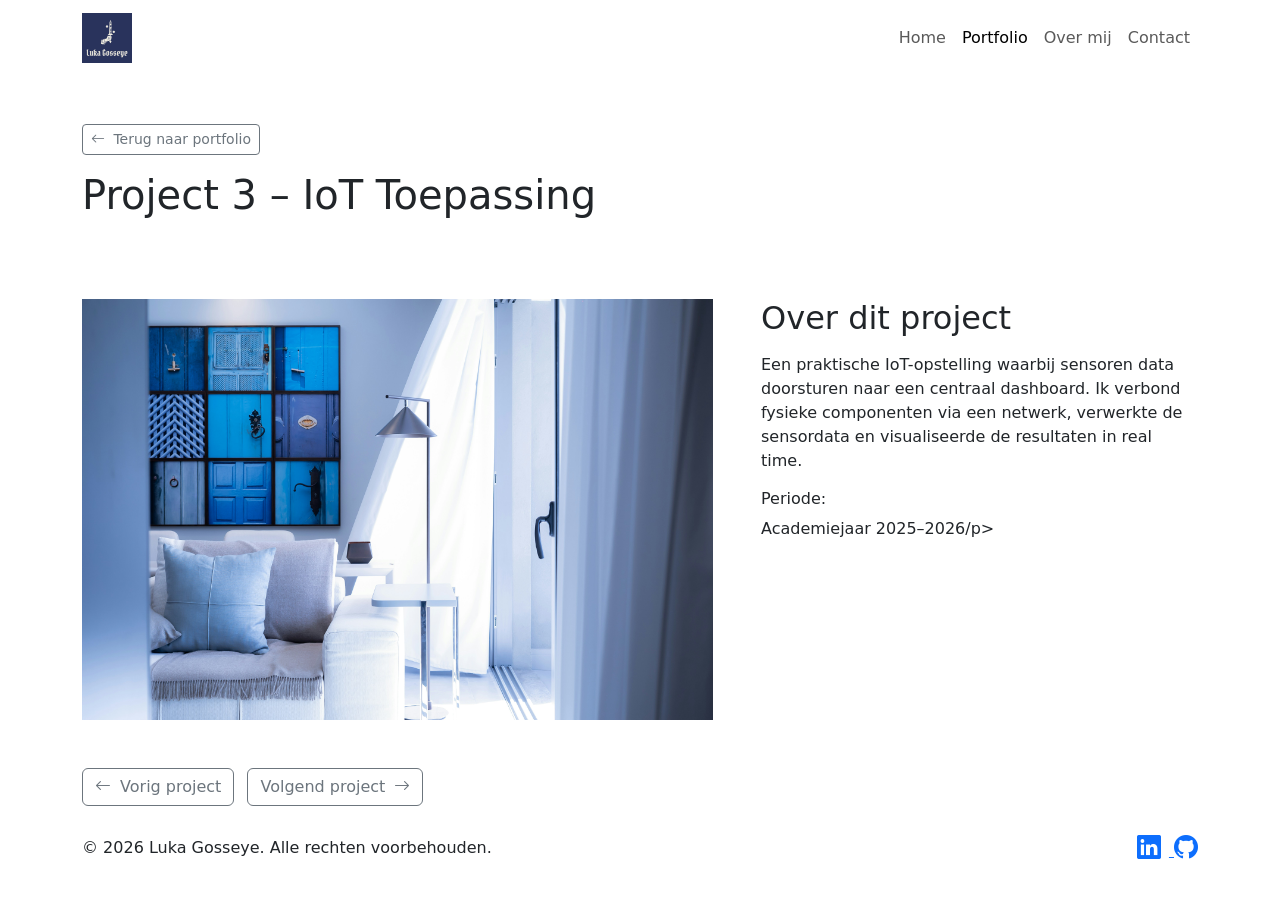
<file: project3.html>
<!DOCTYPE html>
<html lang="nl-BE">
<head>
  <meta charset="UTF-8" />
  <meta name="viewport" content="width=device-width, initial-scale=1.0" />
  <title>Portfolio – Project 3 – IoT Toepassing</title>
  <link rel="stylesheet" href="https://cdn.jsdelivr.net/npm/bootstrap@5.3.3/dist/css/bootstrap.min.css" />
  <link rel="stylesheet" href="https://cdn.jsdelivr.net/npm/bootstrap-icons@1.11.3/font/bootstrap-icons.min.css" />
  <link rel="stylesheet" href="css/reset.css" />
  <link rel="stylesheet" href="css/style.css" />
</head>
<body>

  <!-- ===== HEADER ===== -->
  <header>
    <nav class="navbar navbar-expand-lg">
      <div class="container">
        <a class="navbar-brand" href="index.html">
          <img src="assets/images/logo.png" alt="Logo" height="50" />
        </a>
        <button class="navbar-toggler" type="button" data-bs-toggle="collapse"
          data-bs-target="#navMenu" aria-controls="navMenu" aria-expanded="false"
          aria-label="Navigatiemenu openen">
          <span class="navbar-toggler-icon"></span>
        </button>
        <div class="collapse navbar-collapse" id="navMenu">
          <ul class="navbar-nav ms-auto">
            
    <li class="nav-item"><a class="nav-link" href="index.html">Home</a></li>
    <li class="nav-item"><a class="nav-link active" aria-current="page" href="portfolio.html">Portfolio</a></li>
    <li class="nav-item"><a class="nav-link" href="naam.html">Over mij</a></li>
    <li class="nav-item"><a class="nav-link" href="contact.html">Contact</a></li>

          </ul>
        </div>
      </div>
    </nav>
  </header>

  <!-- ===== MAIN ===== -->
  <main>

    <section class="pagina-intro py-5">
      <div class="container">
        <a href="portfolio.html" class="btn btn-outline-secondary btn-sm mb-3">
          <i class="bi bi-arrow-left me-1"></i> Terug naar portfolio
        </a>
        <h1>Project 3 – IoT Toepassing</h1>
      </div>
    </section>

    <section class="project-detail py-4">
      <div class="container">

        <div class="row g-5">
          <div class="col-12 col-lg-7">
            <img
              src="assets/images/sfeerbeeld3.jpg"
              alt="Afbeelding van project 3 – IoT Toepassing"
              class="img-fluid w-100"
            />
          </div>

          <aside class="col-12 col-lg-5">
            <h2>Over dit project</h2>
            <p class="mt-3">Een praktische IoT-opstelling waarbij sensoren data doorsturen naar een centraal dashboard. Ik verbond fysieke componenten via een netwerk, verwerkte de sensordata en visualiseerde de resultaten in real time.</p>

            <h3 class="h6">Periode:</h3>
            <p>Academiejaar 2025–2026/p>
          </aside>
        </div>

        <div class="row mt-5">
          <div class="col-12">
            <a href="project2.html" class="btn btn-outline-secondary me-2"><i class="bi bi-arrow-left me-1"></i> Vorig project</a>
            <a href="project4.html" class="btn btn-outline-secondary">Volgend project <i class="bi bi-arrow-right ms-1"></i></a>
          </div>
        </div>

      </div>
    </section>

  </main>

  <!-- ===== FOOTER ===== -->
  <footer>
    <div class="container">
      <div class="row align-items-center">
        <div class="col-12 col-md-6">
          <p class="mb-0">&copy; 2026 Luka Gosseye. Alle rechten voorbehouden.</p>
        </div>
        <div class="col-12 col-md-6 text-md-end mt-2 mt-md-0">
          <a href="https://www.linkedin.com/in/luka-gosseye-955b1233b/" target="_blank" aria-label="LinkedIn">
            <i class="bi bi-linkedin fs-4 me-2"></i>
          </a>
          <a href="https://github.com/LukaG712" target="_blank" aria-label="GitHub">
            <i class="bi bi-github fs-4"></i>
          </a>
        </div>
      </div>
    </div>
  </footer>

  <script src="https://cdn.jsdelivr.net/npm/bootstrap@5.3.3/dist/js/bootstrap.bundle.min.js"></script>
</body>
</html>
</file>
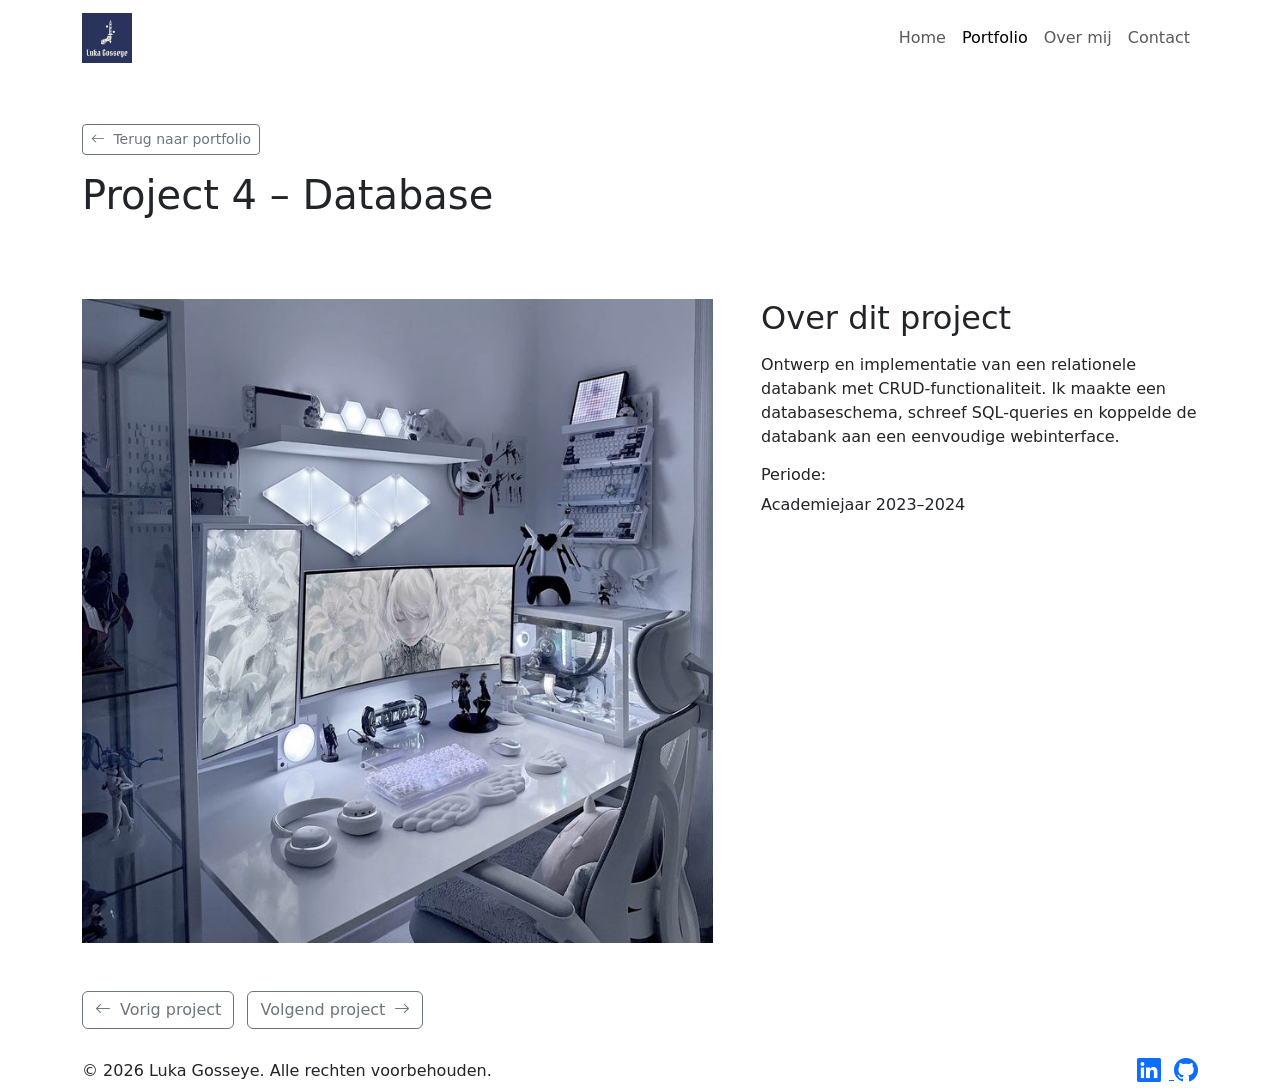
<file: project4.html>
<!DOCTYPE html>
<html lang="nl-BE">
<head>
  <meta charset="UTF-8" />
  <meta name="viewport" content="width=device-width, initial-scale=1.0" />
  <title>Portfolio – Project 4 – Database</title>
  <link rel="stylesheet" href="https://cdn.jsdelivr.net/npm/bootstrap@5.3.3/dist/css/bootstrap.min.css" />
  <link rel="stylesheet" href="https://cdn.jsdelivr.net/npm/bootstrap-icons@1.11.3/font/bootstrap-icons.min.css" />
  <link rel="stylesheet" href="css/reset.css" />
  <link rel="stylesheet" href="css/style.css" />
</head>
<body>

  <!-- ===== HEADER ===== -->
  <header>
    <nav class="navbar navbar-expand-lg">
      <div class="container">
        <a class="navbar-brand" href="index.html">
          <img src="assets/images/logo.png" alt="Logo" height="50" />
        </a>
        <button class="navbar-toggler" type="button" data-bs-toggle="collapse"
          data-bs-target="#navMenu" aria-controls="navMenu" aria-expanded="false"
          aria-label="Navigatiemenu openen">
          <span class="navbar-toggler-icon"></span>
        </button>
        <div class="collapse navbar-collapse" id="navMenu">
          <ul class="navbar-nav ms-auto">
            
    <li class="nav-item"><a class="nav-link" href="index.html">Home</a></li>
    <li class="nav-item"><a class="nav-link active" aria-current="page" href="portfolio.html">Portfolio</a></li>
    <li class="nav-item"><a class="nav-link" href="naam.html">Over mij</a></li>
    <li class="nav-item"><a class="nav-link" href="contact.html">Contact</a></li>

          </ul>
        </div>
      </div>
    </nav>
  </header>

  <!-- ===== MAIN ===== -->
  <main>

    <section class="pagina-intro py-5">
      <div class="container">
        <a href="portfolio.html" class="btn btn-outline-secondary btn-sm mb-3">
          <i class="bi bi-arrow-left me-1"></i> Terug naar portfolio
        </a>
        <h1>Project 4 – Database</h1>
      </div>
    </section>

    <section class="project-detail py-4">
      <div class="container">

        <div class="row g-5">
          <div class="col-12 col-lg-7">
            <img
              src="assets/images/sfeerbeeld1.jpg"
              alt="Afbeelding van project 4 – Database"
              class="img-fluid w-100"
            />
          </div>

          <aside class="col-12 col-lg-5">
            <h2>Over dit project</h2>
            <p class="mt-3">Ontwerp en implementatie van een relationele databank met CRUD-functionaliteit. Ik maakte een databaseschema, schreef SQL-queries en koppelde de databank aan een eenvoudige webinterface.</p>

            <h3 class="h6">Periode:</h3>
            <p>Academiejaar 2023–2024</p>

          </aside>
        </div>

        <div class="row mt-5">
          <div class="col-12">
            <a href="project3.html" class="btn btn-outline-secondary me-2"><i class="bi bi-arrow-left me-1"></i> Vorig project</a>
            <a href="project5.html" class="btn btn-outline-secondary">Volgend project <i class="bi bi-arrow-right ms-1"></i></a>
          </div>
        </div>

      </div>
    </section>

  </main>

  <!-- ===== FOOTER ===== -->
  <footer>
    <div class="container">
      <div class="row align-items-center">
        <div class="col-12 col-md-6">
          <p class="mb-0">&copy; 2026 Luka Gosseye. Alle rechten voorbehouden.</p>
        </div>
        <div class="col-12 col-md-6 text-md-end mt-2 mt-md-0">
          <a href="https://www.linkedin.com/in/luka-gosseye-955b1233b/" target="_blank" aria-label="LinkedIn">
            <i class="bi bi-linkedin fs-4 me-2"></i>
          </a>
          <a href="https://github.com/LukaG712" target="_blank" aria-label="GitHub">
            <i class="bi bi-github fs-4"></i>
          </a>
        </div>
      </div>
    </div>
  </footer>

  <script src="https://cdn.jsdelivr.net/npm/bootstrap@5.3.3/dist/js/bootstrap.bundle.min.js"></script>
</body>
</html>
</file>
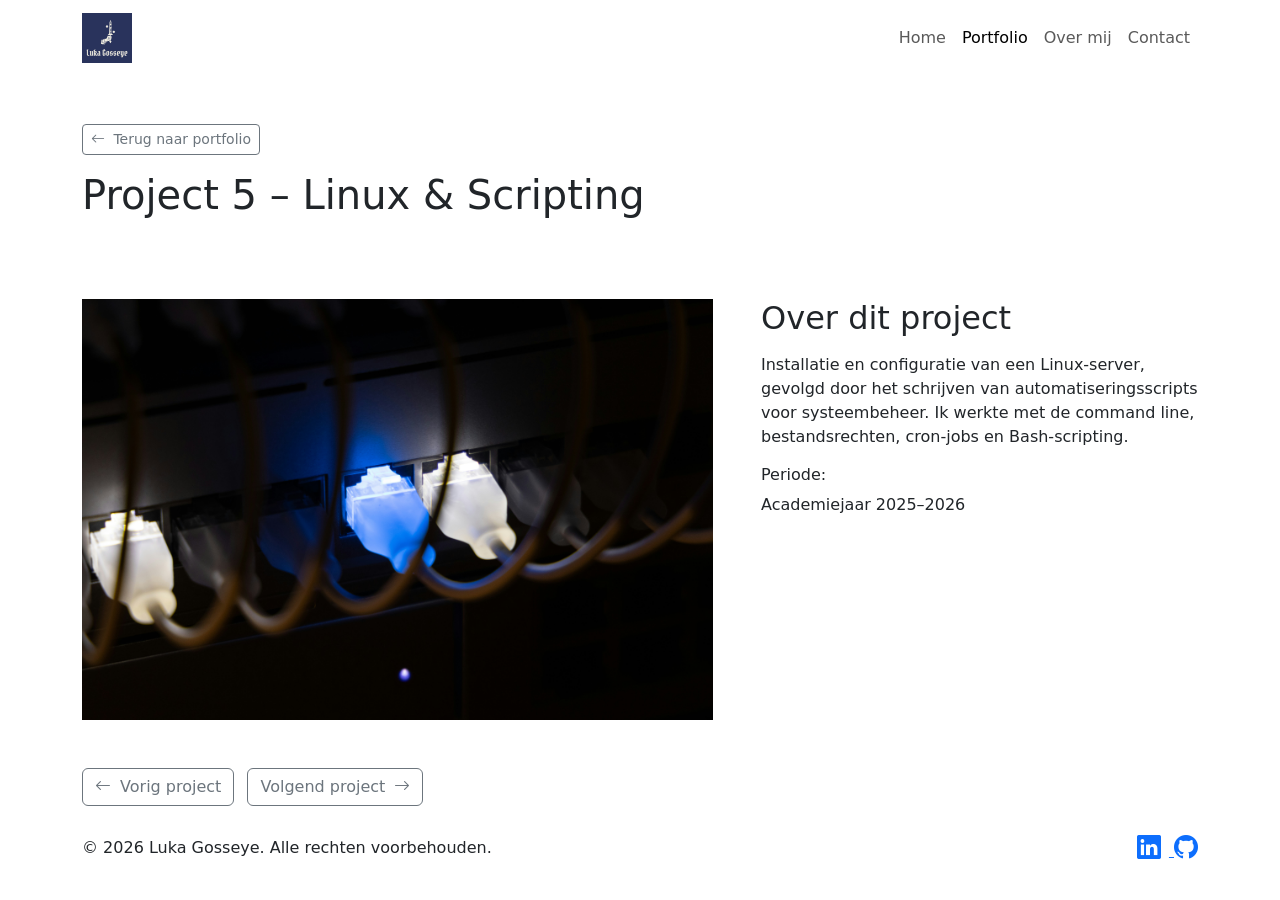
<file: project5.html>
<!DOCTYPE html>
<html lang="nl-BE">
<head>
  <meta charset="UTF-8" />
  <meta name="viewport" content="width=device-width, initial-scale=1.0" />
  <title>Portfolio – Project 5 – Linux &amp; Scripting</title>
  <link rel="stylesheet" href="https://cdn.jsdelivr.net/npm/bootstrap@5.3.3/dist/css/bootstrap.min.css" />
  <link rel="stylesheet" href="https://cdn.jsdelivr.net/npm/bootstrap-icons@1.11.3/font/bootstrap-icons.min.css" />
  <link rel="stylesheet" href="css/reset.css" />
  <link rel="stylesheet" href="css/style.css" />
</head>
<body>

  <!-- ===== HEADER ===== -->
  <header>
    <nav class="navbar navbar-expand-lg">
      <div class="container">
        <a class="navbar-brand" href="index.html">
          <img src="assets/images/logo.png" alt="Logo" height="50" />
        </a>
        <button class="navbar-toggler" type="button" data-bs-toggle="collapse"
          data-bs-target="#navMenu" aria-controls="navMenu" aria-expanded="false"
          aria-label="Navigatiemenu openen">
          <span class="navbar-toggler-icon"></span>
        </button>
        <div class="collapse navbar-collapse" id="navMenu">
          <ul class="navbar-nav ms-auto">
            
    <li class="nav-item"><a class="nav-link" href="index.html">Home</a></li>
    <li class="nav-item"><a class="nav-link active" aria-current="page" href="portfolio.html">Portfolio</a></li>
    <li class="nav-item"><a class="nav-link" href="naam.html">Over mij</a></li>
    <li class="nav-item"><a class="nav-link" href="contact.html">Contact</a></li>

          </ul>
        </div>
      </div>
    </nav>
  </header>

  <!-- ===== MAIN ===== -->
  <main>

    <section class="pagina-intro py-5">
      <div class="container">
        <a href="portfolio.html" class="btn btn-outline-secondary btn-sm mb-3">
          <i class="bi bi-arrow-left me-1"></i> Terug naar portfolio
        </a>
        <h1>Project 5 – Linux &amp; Scripting</h1>
      </div>
    </section>

    <section class="project-detail py-4">
      <div class="container">

        <div class="row g-5">
          <div class="col-12 col-lg-7">
            <img
              src="assets/images/sfeerbeeld2.jpg"
              alt="Afbeelding van project 5 – Linux &amp; Scripting"
              class="img-fluid w-100"
            />
          </div>

          <aside class="col-12 col-lg-5">
            <h2>Over dit project</h2>
            <p class="mt-3">Installatie en configuratie van een Linux-server, gevolgd door het schrijven van automatiseringsscripts voor systeembeheer. Ik werkte met de command line, bestandsrechten, cron-jobs en Bash-scripting.</p>

            <h3 class="h6">Periode:</h3>
            <p>Academiejaar 2025–2026</p>

          </aside>
        </div>

        <div class="row mt-5">
          <div class="col-12">
            <a href="project4.html" class="btn btn-outline-secondary me-2"><i class="bi bi-arrow-left me-1"></i> Vorig project</a>
            <a href="project6.html" class="btn btn-outline-secondary">Volgend project <i class="bi bi-arrow-right ms-1"></i></a>
          </div>
        </div>

      </div>
    </section>

  </main>

  <!-- ===== FOOTER ===== -->
  <footer>
    <div class="container">
      <div class="row align-items-center">
        <div class="col-12 col-md-6">
          <p class="mb-0">&copy; 2026 Luka Gosseye. Alle rechten voorbehouden.</p>
        </div>
        <div class="col-12 col-md-6 text-md-end mt-2 mt-md-0">
          <a href="https://www.linkedin.com/in/luka-gosseye-955b1233b/" target="_blank" aria-label="LinkedIn">
            <i class="bi bi-linkedin fs-4 me-2"></i>
          </a>
          <a href="https://github.com/LukaG712" target="_blank" aria-label="GitHub">
            <i class="bi bi-github fs-4"></i>
          </a>
        </div>
      </div>
    </div>
  </footer>

  <script src="https://cdn.jsdelivr.net/npm/bootstrap@5.3.3/dist/js/bootstrap.bundle.min.js"></script>
</body>
</html>
</file>
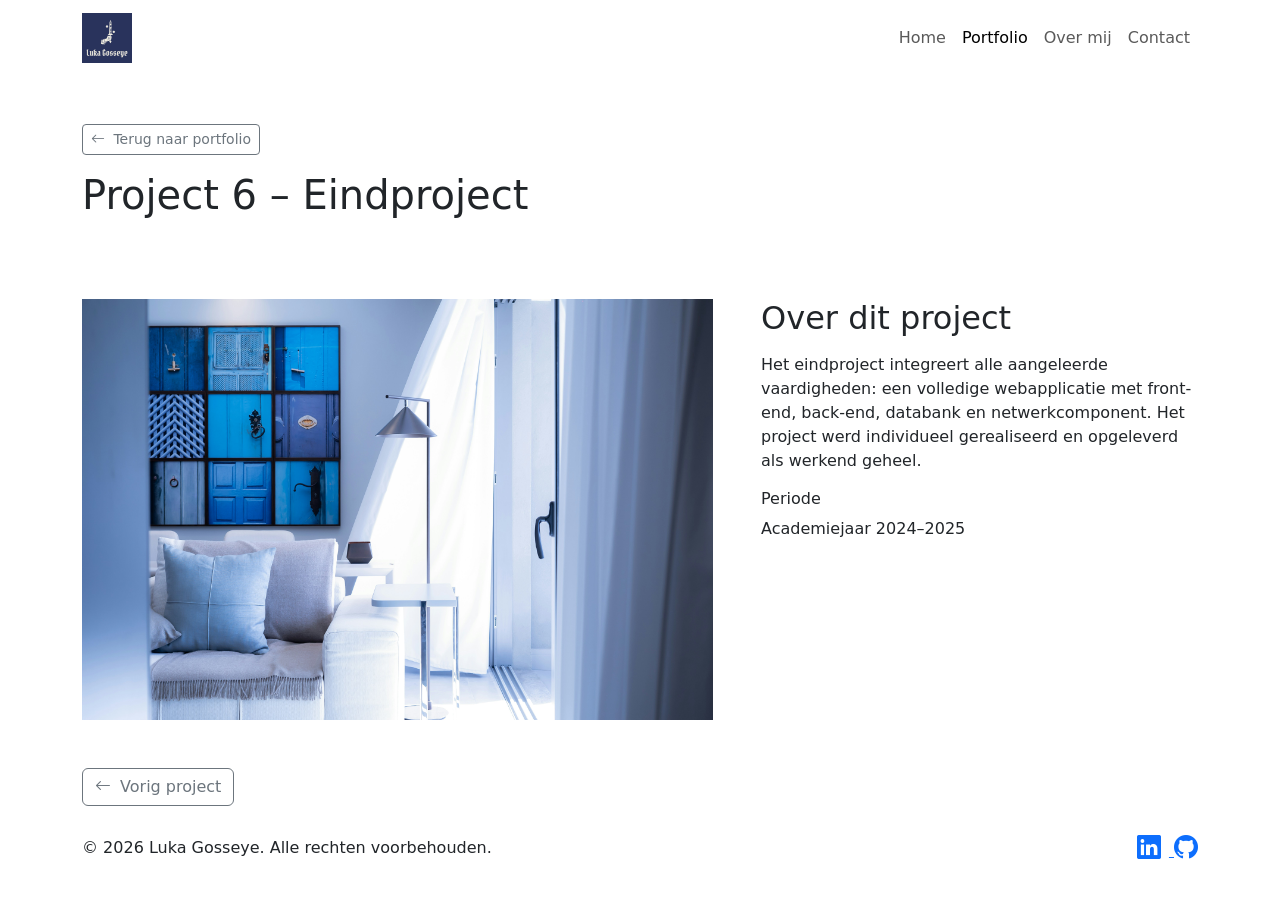
<file: project6.html>
<!DOCTYPE html>
<html lang="nl-BE">
<head>
  <meta charset="UTF-8" />
  <meta name="viewport" content="width=device-width, initial-scale=1.0" />
  <title>Portfolio – Project 6 – Eindproject</title>
  <link rel="stylesheet" href="https://cdn.jsdelivr.net/npm/bootstrap@5.3.3/dist/css/bootstrap.min.css" />
  <link rel="stylesheet" href="https://cdn.jsdelivr.net/npm/bootstrap-icons@1.11.3/font/bootstrap-icons.min.css" />
  <link rel="stylesheet" href="css/reset.css" />
  <link rel="stylesheet" href="css/style.css" />
</head>
<body>

  <!-- ===== HEADER ===== -->
  <header>
    <nav class="navbar navbar-expand-lg">
      <div class="container">
        <a class="navbar-brand" href="index.html">
          <img src="assets/images/logo.png" alt="Logo" height="50" />
        </a>
        <button class="navbar-toggler" type="button" data-bs-toggle="collapse"
          data-bs-target="#navMenu" aria-controls="navMenu" aria-expanded="false"
          aria-label="Navigatiemenu openen">
          <span class="navbar-toggler-icon"></span>
        </button>
        <div class="collapse navbar-collapse" id="navMenu">
          <ul class="navbar-nav ms-auto">
            
    <li class="nav-item"><a class="nav-link" href="index.html">Home</a></li>
    <li class="nav-item"><a class="nav-link active" aria-current="page" href="portfolio.html">Portfolio</a></li>
    <li class="nav-item"><a class="nav-link" href="naam.html">Over mij</a></li>
    <li class="nav-item"><a class="nav-link" href="contact.html">Contact</a></li>

          </ul>
        </div>
      </div>
    </nav>
  </header>

  <!-- ===== MAIN ===== -->
  <main>

    <section class="pagina-intro py-5">
      <div class="container">
        <a href="portfolio.html" class="btn btn-outline-secondary btn-sm mb-3">
          <i class="bi bi-arrow-left me-1"></i> Terug naar portfolio
        </a>
        <h1>Project 6 – Eindproject</h1>
      </div>
    </section>

    <section class="project-detail py-4">
      <div class="container">

        <div class="row g-5">
          <div class="col-12 col-lg-7">
            <img
              src="assets/images/sfeerbeeld3.jpg"
              alt="Afbeelding van project 6 – Eindproject"
              class="img-fluid w-100"
            />
          </div>

          <aside class="col-12 col-lg-5">
            <h2>Over dit project</h2>
            <p class="mt-3">Het eindproject integreert alle aangeleerde vaardigheden: een volledige webapplicatie met front-end, back-end, databank en netwerkcomponent. Het project werd individueel gerealiseerd en opgeleverd als werkend geheel.</p>

            <h3 class="h6">Periode</h3>
            <p>Academiejaar 2024–2025</p>
          </aside>
        </div>

        <div class="row mt-5">
          <div class="col-12">
            <a href="project5.html" class="btn btn-outline-secondary me-2"><i class="bi bi-arrow-left me-1"></i> Vorig project</a>
            
          </div>
        </div>

      </div>
    </section>

  </main>

  <!-- ===== FOOTER ===== -->
  <footer>
    <div class="container">
      <div class="row align-items-center">
        <div class="col-12 col-md-6">
          <p class="mb-0">&copy; 2026 Luka Gosseye. Alle rechten voorbehouden.</p>
        </div>
        <div class="col-12 col-md-6 text-md-end mt-2 mt-md-0">
          <a href="https://www.linkedin.com/in/luka-gosseye-955b1233b/" target="_blank" aria-label="LinkedIn">
            <i class="bi bi-linkedin fs-4 me-2"></i>
          </a>
          <a href="https://github.com/LukaG712" target="_blank" aria-label="GitHub">
            <i class="bi bi-github fs-4"></i>
          </a>
        </div>
      </div>
    </div>
  </footer>

  <script src="https://cdn.jsdelivr.net/npm/bootstrap@5.3.3/dist/js/bootstrap.bundle.min.js"></script>
</body>
</html>
</file>
<file: css/style.css>
/* =========================================
   Portfolio - Eigen stijlen
   Kleurenpalet:
     Primair (oranje-rood) : #E4572E
     Secundair (donkerblauw): #29335C
     Accent (geel/goud)    : #F3A712
   ========================================= */

:root {
  --kleur-primair:    #E4572E;
  --kleur-secundair:  #29335C;
  --kleur-accent:     #F3A712;
  --kleur-licht:      #F8F8F8;
  --kleur-donker:     #1a1a1a;
}
</file>
